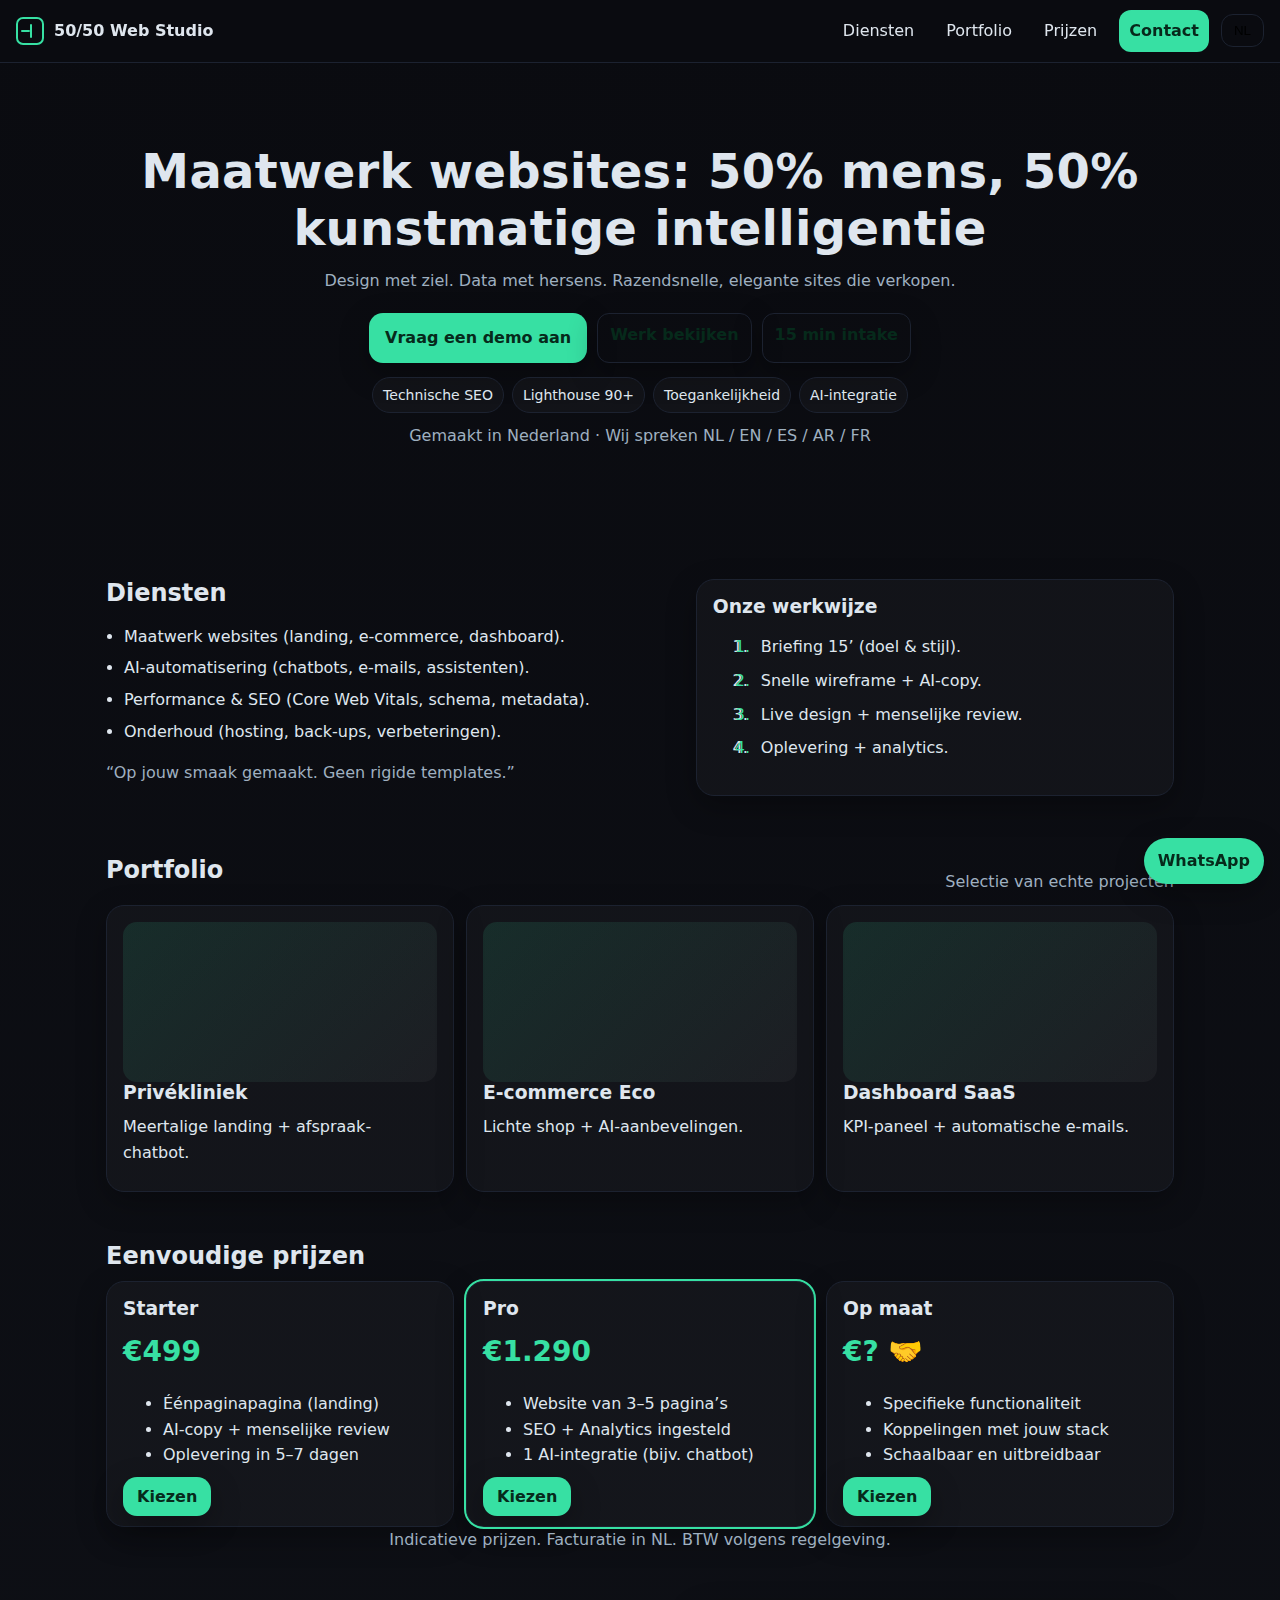
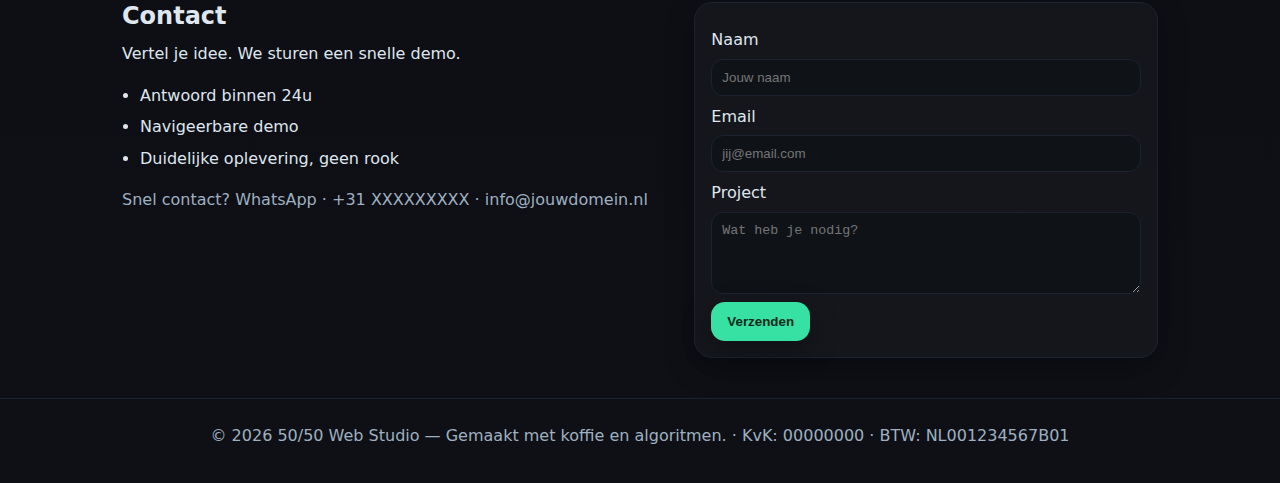
<file: index.html>
<!DOCTYPE html>
<html lang="nl">
<head>
  <meta charset="utf-8" />
  <meta name="viewport" content="width=device-width, initial-scale=1" />

  <title>50/50 Web Studio — Maatwerk websites met AI</title>
  <meta name="description" content="Maatwerk websites die verkopen: 50% mens, 50% AI. Snel, elegant en zakelijk gericht. Gemaakt in Nederland." />
  <link rel="canonical" href="https://ictAmine.github.io/50h50ai_site/" />

  <!-- Favicon & OG -->
  <link rel="icon" href="assets/favicon.svg" type="image/svg+xml">
  <meta property="og:title" content="50/50 Web Studio — Maatwerk websites met AI">
  <meta property="og:description" content="Design met ziel. Data met hersens. Razendsnelle, elegante sites die verkopen.">
  <meta property="og:url" content="https://ictAmine.github.io/50h50ai_site/">
  <meta property="og:type" content="website">
  <meta name="twitter:card" content="summary_large_image">

  <link rel="preload" href="styles.css" as="style" />
  <link rel="stylesheet" href="styles.css" />
  <script defer src="main.js"></script>
</head>
<body>
  <header class="nav">
    <a class="brand" href="#">
      <img src="assets/brand.svg" alt="50/50 Logo" width="28" height="28" />
      <span>50/50 Web Studio</span>
    </a>
    <nav class="menu" aria-label="Primary">
      <a href="#servicios" data-i18n="nav_services">Diensten</a>
      <a href="#portafolio" data-i18n="nav_portfolio">Portfolio</a>
      <a href="#precios" data-i18n="nav_pricing">Prijzen</a>
      <a href="#contacto" class="cta" data-i18n="nav_contact">Contact</a>
      <button id="langSwitch" class="ghost" aria-label="Taal wisselen">NL</button>
    </nav>
  </header>

  <section class="hero" id="home">
    <div class="hero-inner">
      <h1 data-i18n="hero_title">
        Maatwerk websites: 50% mens, 50% kunstmatige intelligentie
      </h1>
      <p class="lead" data-i18n="hero_sub">
        Design met ziel. Data met hersens. Razendsnelle, elegante sites die verkopen.
      </p>
      <div class="hero-cta">
        <a href="#contacto" class="btn" data-i18n="cta_primary">Vraag een demo aan</a>
        <a href="#portafolio" class="btn ghost" data-i18n="cta_secondary">Werk bekijken</a>
        <a href="https://calendly.com/TU_CALENDLY/15min" target="_blank" rel="noopener" class="btn ghost">15 min intake</a>
      </div>
      <ul class="badges">
        <li>Technische SEO</li>
        <li>Lighthouse 90+</li>
        <li>Toegankelijkheid</li>
        <li>AI-integratie</li>
      </ul>
      <p class="muted" style="margin-top:10px">
        Gemaakt in Nederland · Wij spreken NL / EN / ES / AR / FR
      </p>
    </div>
  </section>

  <section class="grid-2 feature" id="servicios">
    <div>
      <h2 data-i18n="svc_title">Diensten</h2>
      <ul class="checklist">
        <li data-i18n="svc_1"><b>Maatwerk websites</b> (landing, e-commerce, dashboard).</li>
        <li data-i18n="svc_2"><b>AI-automatisering</b> (chatbots, e-mails, assistenten).</li>
        <li data-i18n="svc_3"><b>Performance & SEO</b> (Core Web Vitals, schema, metadata).</li>
        <li data-i18n="svc_4"><b>Onderhoud</b> (hosting, back-ups, verbeteringen).</li>
      </ul>
      <p class="note" data-i18n="svc_note">
        “Op jouw smaak gemaakt. Geen rigide templates. Wat jij bedenkt, bouwen wij.”
      </p>
    </div>
    <div class="card">
      <h3 data-i18n="how_title">Onze werkwijze</h3>
      <ol class="steps">
        <li data-i18n="how_1"><b>Briefing 15’</b> (doel & stijl).</li>
        <li data-i18n="how_2"><b>Snelle wireframe</b> + AI-copy.</li>
        <li data-i18n="how_3"><b>Live design</b> + menselijke review.</li>
        <li data-i18n="how_4"><b>Oplevering</b> + meting (analytics).</li>
      </ol>
    </div>
  </section>

  <section class="portfolio" id="portafolio" aria-labelledby="pf-title">
    <div class="list-head">
      <h2 id="pf-title" data-i18n="pf_title">Portfolio</h2>
      <span class="muted" data-i18n="pf_sub">Selectie van echte projecten</span>
    </div>
    <div class="cards">
      <article class="p-card">
        <div class="thumb skeleton"></div>
        <h3>Privékliniek</h3>
        <p>Meertalige landing + afspraak-chatbot.</p>
      </article>
      <article class="p-card">
        <div class="thumb skeleton"></div>
        <h3>E-commerce Eco</h3>
        <p>Lichte shop + AI-aanbevelingen.</p>
      </article>
      <article class="p-card">
        <div class="thumb skeleton"></div>
        <h3>Dashboard SaaS</h3>
        <p>KPI-paneel + automatische e-mails.</p>
      </article>
    </div>
  </section>

  <section class="pricing" id="precios">
    <h2 data-i18n="price_title">Eenvoudige prijzen</h2>
    <div class="prices">
      <div class="price-card">
        <h3 data-i18n="p_basic">Starter</h3>
        <p class="price">€499</p>
        <ul>
          <li>Éénpaginapagina (landing)</li>
          <li>AI-copy + menselijke review</li>
          <li>Oplevering in 5–7 dagen</li>
        </ul>
        <a href="#contacto" class="btn small" data-i18n="cta_select">Kiezen</a>
      </div>
      <div class="price-card hi">
        <h3 data-i18n="p_pro">Pro</h3>
        <p class="price">€1.290</p>
        <ul>
          <li>Website van 3–5 pagina’s</li>
          <li>SEO + Analytics ingesteld</li>
          <li>1 AI-integratie (bijv. chatbot)</li>
        </ul>
        <a href="#contacto" class="btn small" data-i18n="cta_select">Kiezen</a>
      </div>
      <div class="price-card">
        <h3 data-i18n="p_custom">Op maat</h3>
        <p class="price">€? 🤝</p>
        <ul>
          <li>Specifieke functionaliteit</li>
          <li>Koppelingen met jouw stack</li>
          <li>Schaalbaar en uitbreidbaar</li>
        </ul>
        <a href="#contacto" class="btn small" data-i18n="cta_select">Offerte aanvragen</a>
      </div>
    </div>
    <p class="muted center" data-i18n="price_note">
      Richtprijzen. Facturatie in NL. BTW volgens regelgeving.
    </p>
  </section>

  <section class="contact" id="contacto">
    <div class="grid-2">
      <div>
        <h2 data-i18n="ct_title">Contact</h2>
        <p data-i18n="ct_sub">Vertel je idee. We sturen een snelle demo.</p>
        <ul class="checklist">
          <li>Antwoord binnen 24u</li>
          <li>Navigeerbare demo</li>
          <li>Duidelijke oplevering, geen rook</li>
        </ul>
        <p class="muted">
          Snel contact? 
          <a href="https://wa.me/31XXXXXXXXX" target="_blank" rel="noopener">WhatsApp</a> · 
          <a href="tel:+31XXXXXXXXX">+31 XXXXXXXXX</a> · 
          <a href="mailto:info@jouwdomein.nl">info@jouwdomein.nl</a>
        </p>
      </div>

      <!-- Formspree: reemplaza TU_CODIGO por tu endpoint real -->
      <form class="card form" action="https://formspree.io/f/TU_CODIGO" method="POST" aria-label="Contactformulier">
        <label>
          <span data-i18n="f_name">Naam</span>
          <input id="name" name="name" required placeholder="Jouw naam" autocomplete="name" />
        </label>
        <label>
          <span>Email</span>
          <input id="email" type="email" name="email" required placeholder="jij@email.com" autocomplete="email" />
        </label>
        <label>
          <span data-i18n="f_msg">Project</span>
          <textarea id="message" name="message" rows="4" placeholder="Wat heb je nodig?"></textarea>
        </label>

        <!-- anti-spam -->
        <input type="text" name="_gotcha" style="display:none" tabindex="-1" autocomplete="off" />

        <!-- redirect -->
        <input type="hidden" name="_redirect" value="https://ictAmine.github.io/50h50ai_site/gracias.html" />

        <button type="submit" class="btn" data-i18n="f_send">Verzenden</button>
      </form>
    </div>
  </section>

  <footer class="foot">
    <p>© <span id="year"></span> 50/50 Web Studio — 
      <span data-i18n="foot_line">Gemaakt met koffie en algoritmen.</span>
      · KvK: 00000000 · BTW: NL001234567B01
    </p>
  </footer>

  <!-- Botón flotante de WhatsApp -->
  <a class="wa-fab" href="https://wa.me/31XXXXXXXXX" target="_blank" rel="noopener" aria-label="WhatsApp chat">
    <span>WhatsApp</span>
  </a>
</body>
</html>
</file>
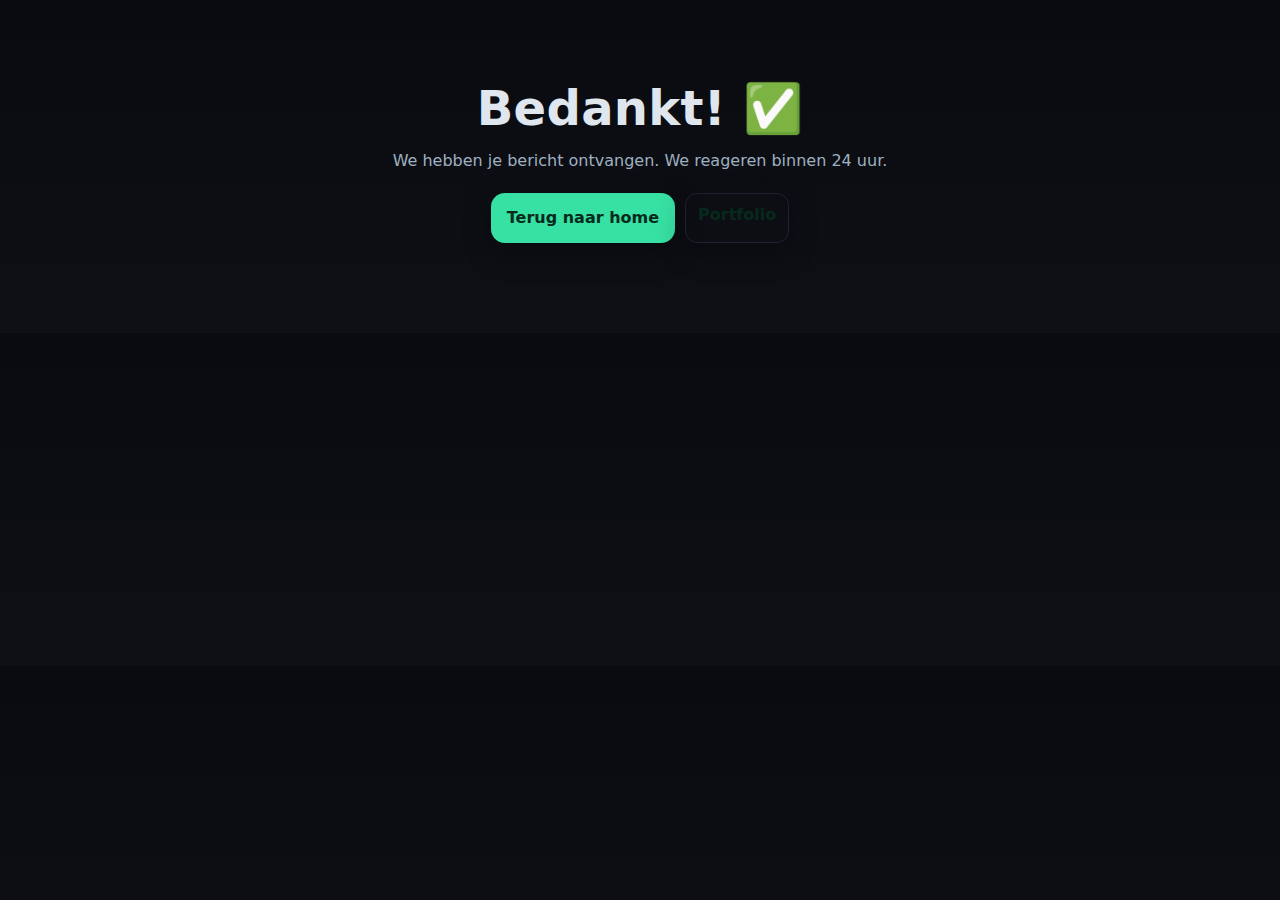
<file: gracias.html>
<!DOCTYPE html>
<html lang="nl">
<head>
  <meta charset="utf-8"/>
  <meta name="viewport" content="width=device-width, initial-scale=1"/>
  <title>Bedankt — 50/50 Web Studio</title>
  <link rel="stylesheet" href="styles.css"/>
  <link rel="icon" href="assets/favicon.svg" type="image/svg+xml">
</head>
<body>
  <section class="hero">
    <div class="hero-inner">
      <h1>Bedankt! ✅</h1>
      <p class="lead">We hebben je bericht ontvangen. We reageren binnen 24 uur.</p>
      <div class="hero-cta">
        <a href="/" class="btn">Terug naar home</a>
        <a href="#portafolio" class="btn ghost">Portfolio</a>
      </div>
    </div>
  </section>
</body>
</html>
</file>
<file: styles.css>
:root{
  --bg:#0b0c10; --panel:#111318; --text:#dfe6ee; --muted:#9fb0c0;
  --primary:#37e0a3; --primary-10:rgba(55,224,163,.12);
  --border:#1c2230; --glass:rgba(255,255,255,.03);
  --radius:18px; --shadow:0 10px 30px rgba(0,0,0,.3);
  --max:1100px;
}
*{box-sizing:border-box}
html,body{margin:0;padding:0;background:linear-gradient(180deg,#0a0b10,#0e1016);color:var(--text);font:16px/1.6 system-ui,-apple-system,Segoe UI,Roboto,Ubuntu}
a{color:inherit;text-decoration:none}
img{display:block;max-width:100%;height:auto}
h1,h2,h3{line-height:1.2;margin:0 0 10px}
p{margin:0 0 10px}
.muted{color:var(--muted)}
.center{text-align:center}

.nav{
  position:sticky;top:0;z-index:10;background:rgba(10,12,16,.6);
  backdrop-filter: blur(8px);border-bottom:1px solid var(--border);
  display:flex;justify-content:space-between;align-items:center;
  padding:10px 16px
}
.brand{display:flex;gap:10px;align-items:center;font-weight:700}
.menu{display:flex;gap:12px;align-items:center}
.menu a{padding:8px 10px;border-radius:12px}
.menu a.cta{background:var(--primary);color:#07281b;font-weight:700}
button.ghost,.btn.ghost{background:transparent;border:1px solid var(--border);padding:8px 12px;border-radius:12px}
#langSwitch{cursor:pointer}

.hero{padding:80px 16px}
.hero-inner{max-width:var(--max);margin:auto;text-align:center}
.hero h1{font-size:clamp(28px,4vw,48px);letter-spacing:.3px}
.lead{color:var(--muted);max-width:740px;margin:10px auto 20px}
.hero-cta{display:flex;gap:10px;justify-content:center;margin:18px 0 10px}
.badges{display:flex;gap:8px;flex-wrap:wrap;justify-content:center;padding:0;margin:14px 0 0;list-style:none}
.badges li{padding:6px 10px;border:1px solid var(--border);border-radius:999px;background:var(--glass);font-size:14px}

.btn{background:var(--primary);color:#062a1b;border:none;border-radius:14px;padding:12px 16px;cursor:pointer;font-weight:700;box-shadow:var(--shadow);transition:transform .15s}
.btn:hover{transform:translateY(-1px)}
.btn.small{padding:10px 14px}

.grid-2{display:grid;gap:16px;grid-template-columns:1.2fr 1fr;max-width:var(--max);margin:40px auto;padding:0 16px}
@media (max-width:900px){.grid-2{grid-template-columns:1fr}}

.feature .card,.form,.price-card,.p-card{background:var(--glass);border:1px solid var(--border);border-radius:var(--radius);padding:16px;box-shadow:var(--shadow)}
.card h3{margin-bottom:8px}
.checklist{padding-left:18px}
.checklist li{margin:6px 0}
.note{color:var(--muted);margin-top:10px}

.steps{counter-reset:s}
.steps li{margin:8px 0;padding-left:8px;position:relative}
.steps li::before{counter-increment:s;content: counter(s) ".";position:absolute;left:-18px;color:var(--primary)}

.list-head{max-width:var(--max);margin:60px auto 10px;padding:0 16px;display:flex;justify-content:space-between;align-items:end}
.cards{display:grid;gap:12px;grid-template-columns:repeat(3,1fr);max-width:var(--max);margin:0 auto 20px;padding:0 16px}
@media (max-width:900px){.cards{grid-template-columns:1fr}}
.p-card .thumb{height:160px;border-radius:14px;background:linear-gradient(135deg,var(--primary-10),rgba(255,255,255,.04))}
.skeleton{animation:pulse 1.6s infinite ease-in-out}
@keyframes pulse{0%{opacity:.7}50%{opacity:1}100%{opacity:.7}}

.pricing{max-width:var(--max);margin:50px auto;padding:0 16px}
.prices{display:grid;gap:12px;grid-template-columns:repeat(3,1fr)}
@media (max-width:900px){.prices{grid-template-columns:1fr}}
.price-card{border:1px solid var(--border)}
.price-card.hi{outline:2px solid var(--primary)}
.price{font-size:28px;font-weight:800;margin:8px 0;color:var(--primary)}

.contact{max-width:var(--max);margin:40px auto;padding:0 16px}
.form label{display:grid;gap:6px;margin:8px 0}
input,textarea{background:#0f1318;border:1px solid var(--border);border-radius:12px;padding:10px;color:var(--text)}
input:focus,textarea:focus{outline:2px solid var(--primary-10);border-color:var(--primary)}
.foot{border-top:1px solid var(--border);padding:24px 16px;text-align:center;color:var(--muted)}

/* WhatsApp floating button */
.wa-fab{
  position:fixed;right:16px;bottom:16px;background:var(--primary);
  color:#062a1b;border-radius:999px;padding:10px 14px;font-weight:800;
  box-shadow:var(--shadow)
}
.wa-fab:hover{transform:translateY(-1px)}
</file>
